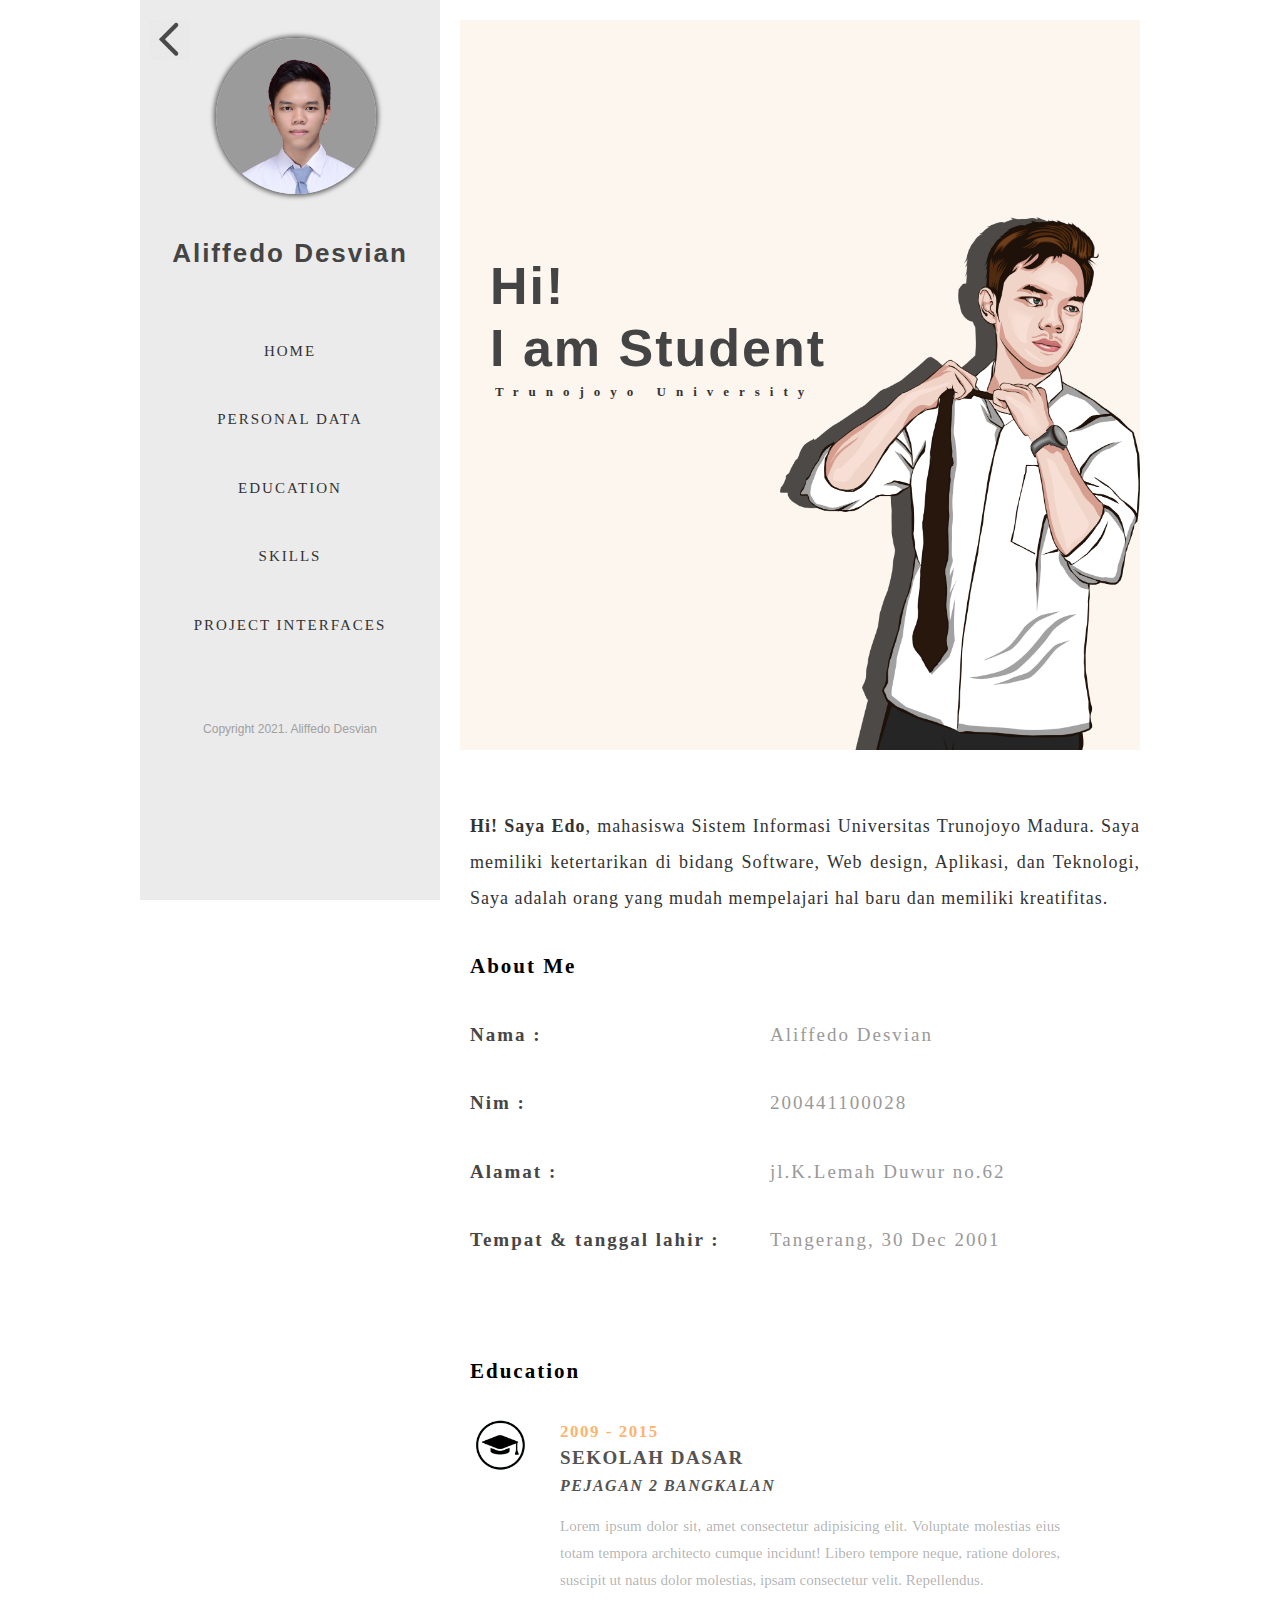
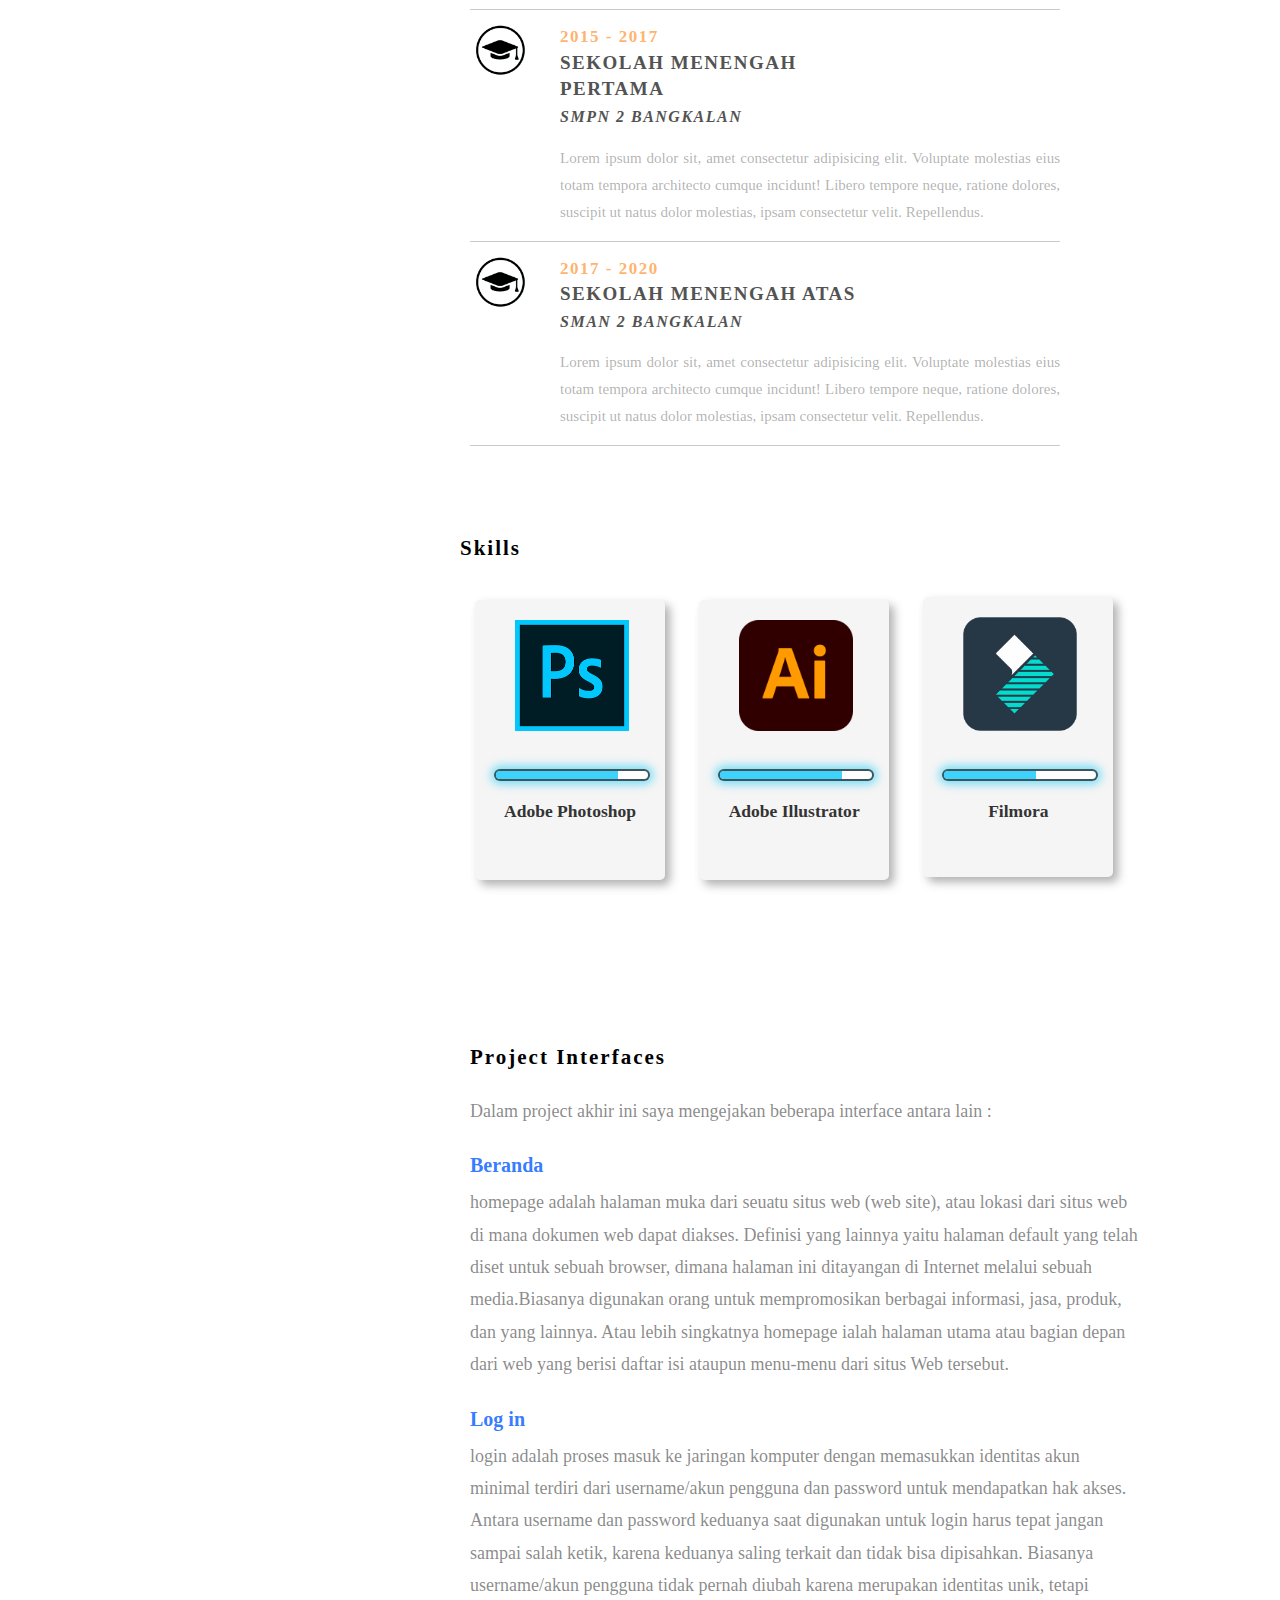
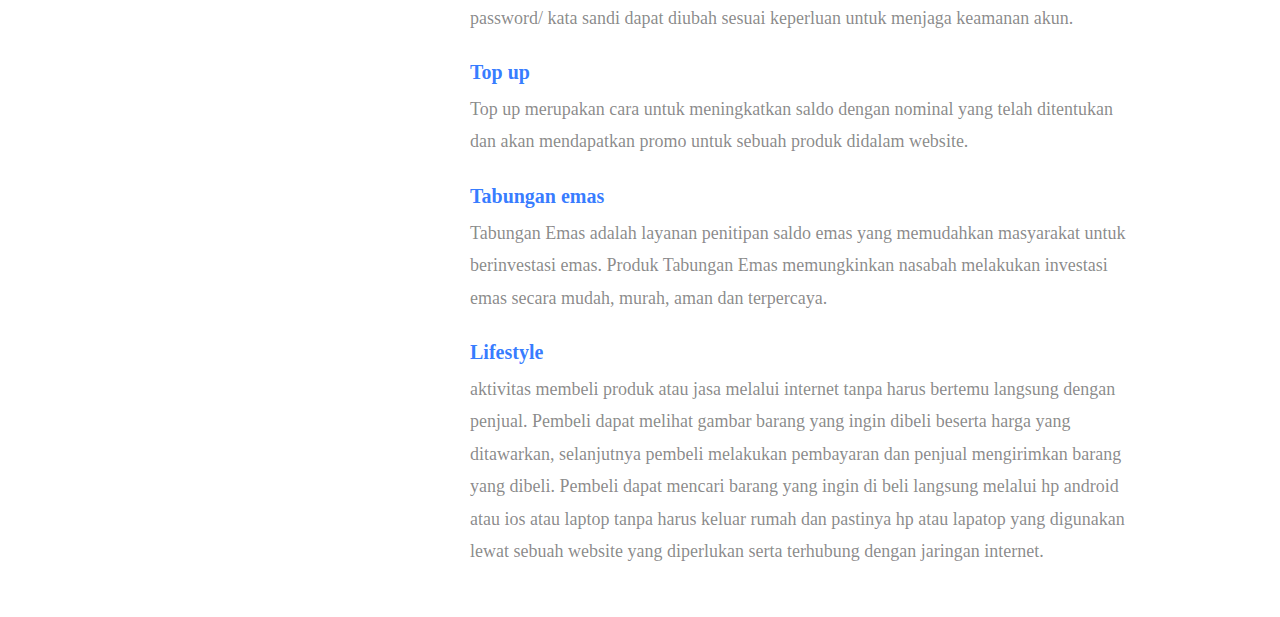
<file: index.html>
<!DOCTYPE html>
<head>
    <link rel="stylesheet" href="css/Bio.css" >
    <title>Biodata</title>
</head>
<body>
    <div class="container">
        <div class="sidebar">
            <div class="back-logo">
                <a href="#"><img src="img/prev.png" alt="back"></a>
            </div>
            <div class="photo-profile">
                <img src="img/Profile.jpg" alt="Edo">
                <h1>Aliffedo Desvian</h1>
            <div class="navbar">
                <ul>
                    <li><a href="#Page1">Home</a></li>
                    <li><a href="#Page2">Personal Data</a></li>
                    <li><a href="#Page3">Education</a></li>
                    <li><a href="#Page4">Skills</a></li>
                    <li><a href="#Page5">Project Interfaces</a></li>
                </ul>
            </div>
            
            <div class="footer">
                <p class="copy">Copyright 2021. Aliffedo Desvian</p>
            </div>
            </div>
        </div>
        <div class="main">
            <div class="vector" id="Page1">
                <img src="img/VECTOR.png" alt="Shilloute" >
                <div class="text_intro">
                    <h1>Hi!<br>I am Student</h1>
                    <a href="https://www.trunojoyo.ac.id/" target="_blank"><h2>Trunojoyo University</h2></a>
                    <div class="student">
                    </div>
                </div>
            </div>
            <div class="intro" id="Page2">
                <p><strong>Hi! Saya Edo</strong>, mahasiswa Sistem Informasi Universitas Trunojoyo Madura. Saya memiliki ketertarikan di bidang Software, Web design, Aplikasi, dan Teknologi, Saya adalah orang yang mudah mempelajari hal baru dan memiliki kreatifitas.</p>
                <div class="personal_data clearfix">
                    <h1>About Me</h1>
                    <div class="data">
                        <ul>
                            <li><span style="color: rgb(70, 70, 70); font-weight: 600">Nama :</span><span> Aliffedo Desvian</span> </li>
                            <li><span style="color: rgb(70, 70, 70); font-weight: 600">Nim  :</span><span> 200441100028</span> </li>
                            <li><span style="color: rgb(70, 70, 70); font-weight: 600">Alamat   :</span><span> jl.K.Lemah Duwur no.62</span> </li>
                            <li><span style="color: rgb(70, 70, 70); font-weight: 600">Tempat & tanggal lahir   :</span><span> Tangerang, 30 Dec 2001</span> </li>
                        </ul>
                    </div>
                </div>
            </div>
            <div class="Education" id="Page3">
                <h1>Education</h1>
                <div class="logo_edu1 clearfix">
                    <img src="img/Education.png" alt="Education">
                    <ul>
                        <li><Span style="color: rgba(255, 154, 60, 0.753);font-size: 17px;">2009 - 2015</Span></li>
                        <li><Span>SEKOLAH DASAR</Span></li>
                        <li><Span style="font-size: 16px;"><i>PEJAGAN 2 BANGKALAN</i></Span></li>
                        <p style="text-align: justify;">Lorem ipsum dolor sit, amet consectetur adipisicing elit. Voluptate molestias eius totam tempora architecto cumque incidunt! Libero tempore neque, ratione dolores, suscipit ut natus dolor molestias, ipsam consectetur velit. Repellendus.</p>
                    </ul>
                </div>
                <div class="logo_edu1 clearfix">
                    <img src="img/Education.png" alt="Education">
                    <ul>
                        <li><Span style="color: rgba(255, 154, 60, 0.753);font-size: 17px;">2015 - 2017</Span></li>
                        <li><Span>SEKOLAH MENENGAH PERTAMA</Span></li>
                        <li><Span style="font-size: 16px;"><i>SMPN 2 BANGKALAN</i></Span></li>
                        <p style="text-align: justify;">Lorem ipsum dolor sit, amet consectetur adipisicing elit. Voluptate molestias eius totam tempora architecto cumque incidunt! Libero tempore neque, ratione dolores, suscipit ut natus dolor molestias, ipsam consectetur velit. Repellendus.</p>
                    </ul>
                </div>
                <div class="logo_edu1 clearfix">
                    <img src="img/Education.png" alt="Education">
                    <ul>
                        <li><Span style="color: rgba(255, 154, 60, 0.753);font-size: 17px;">2017 - 2020</Span></li>
                        <li><Span>SEKOLAH MENENGAH ATAS</Span></li>
                        <li><Span style="font-size: 16px;"><i>SMAN 2 BANGKALAN</i></Span></li>
                        <p style="text-align: justify;">Lorem ipsum dolor sit, amet consectetur adipisicing elit. Voluptate molestias eius totam tempora architecto cumque incidunt! Libero tempore neque, ratione dolores, suscipit ut natus dolor molestias, ipsam consectetur velit. Repellendus.</p>
                    </ul>
                </div>
            </div>
            <div class="skills" id="Page4">
                <h1><span>Skills</span></h1>
                <div class="row-card">
                    <div class="logo-card">
                        <img src="img/ps.png" alt="Photoshop">
                        <span class="bar"><span class="photoshop"></span></span>                    
                    </div>
                    <h3>Adobe Photoshop</h3>
                </div>
                <div class="row-card">
                    <div class="logo-card">
                        <img src="img/Ai.png" alt="Adobe Illustrator">
                        <span class="bar"><span class="Adobe"></span></span>                    
                    </div>
                    <h3>Adobe Illustrator</h3>
                </div>
                <div class="row-card">
                    <div class="logo-card">
                        <img src="img/filmora.png" alt="Filmora">
                        <span class="bar"><span class="Filmora"></span></span>                    
                    </div>
                    <h3>Filmora</h3>
                </div>
            </div>
            <div class="Project-interface" id="Page5">
                <h1>Project Interfaces</h1>
                <p>Dalam project akhir ini saya mengejakan beberapa interface antara lain :</p>
                <h2>Beranda</h2>
                <p>homepage adalah halaman muka dari seuatu situs web (web site), atau lokasi dari situs web di mana dokumen web dapat diakses. Definisi yang lainnya yaitu halaman default yang telah diset untuk sebuah browser, dimana halaman ini ditayangan di Internet melalui sebuah media.Biasanya digunakan orang untuk mempromosikan berbagai informasi, jasa, produk, dan yang lainnya. Atau lebih singkatnya homepage ialah halaman utama atau bagian depan dari web yang berisi daftar isi ataupun menu-menu dari situs Web tersebut.</p>
                <h2>Log in</h2>
                <p>login adalah proses masuk ke jaringan komputer dengan memasukkan identitas akun minimal terdiri dari username/akun pengguna dan password untuk mendapatkan hak akses. Antara username dan password keduanya saat digunakan untuk login harus tepat jangan sampai salah ketik, karena keduanya saling terkait dan tidak bisa dipisahkan. Biasanya username/akun pengguna tidak pernah diubah karena merupakan identitas unik, tetapi password/ kata sandi dapat diubah sesuai keperluan untuk menjaga keamanan akun.</p>
                <h2>Top up</h2>
                <p>Top up merupakan cara untuk meningkatkan saldo dengan nominal yang telah ditentukan dan akan mendapatkan promo untuk sebuah produk didalam website.</p>
                <h2>Tabungan emas</h2>
                <p>Tabungan Emas adalah layanan penitipan saldo emas yang memudahkan masyarakat untuk berinvestasi emas. Produk Tabungan Emas memungkinkan nasabah melakukan investasi emas secara mudah, murah, aman dan terpercaya.</p>
                <h2>Lifestyle</h2>
                <p>aktivitas membeli produk atau jasa melalui internet tanpa harus bertemu langsung dengan penjual. Pembeli dapat melihat gambar barang yang ingin dibeli beserta harga yang ditawarkan, selanjutnya pembeli melakukan pembayaran dan penjual mengirimkan barang yang dibeli. Pembeli dapat mencari barang yang ingin di beli langsung melalui hp android atau ios atau laptop tanpa harus keluar rumah dan pastinya hp atau lapatop yang digunakan lewat sebuah website yang diperlukan serta terhubung dengan jaringan internet.</p>
            </div>
        </div>
    </div>
</body>
</html>
</file>
<file: css/Bio.css>
html {
  scroll-behavior: smooth;
}

body {
  font-family: "Playfair Display", Helvetica, sans-serif;
  font-size: 15px;
  background-color: rgb(255, 255, 255);
  margin-top: 0;
  line-height: 1.8;
  color: #333;
}

.container {
  width: 1000px;
  margin: auto;
}
.sidebar {
  width: 300px;
  height: 100%;
  background-color: rgb(235, 235, 235);
  position: fixed;
  overflow-y: scroll;
  overflow-x: hidden;
  z-index: 10;
}

.photo-profile,
.navbar {
  width: 250px;
  margin: auto;
}

.photo-profile img {
  width: 160px;
  margin: -50px 51px 10px;
  border-radius: 50%;
  box-shadow: 0px 0px 5px 2px rgba(0, 0, 0, 0.6);
}

h1 {
  color: rgb(68, 68, 68);
  font-weight: 600;
  font-size: 26px;
  text-align: center;
  letter-spacing: 2px;
}
.back-logo img {
  width: 40px;
  margin: 20px 10px;
}
.navbar ul li {
  line-height: 4.5;
  letter-spacing: 2px;
  text-transform: uppercase;
  font-weight: 500;
  position: relative;
}

.navbar ul {
  list-style: none;
  text-align: center;
  margin: 40px auto;
  padding: 0px;
}

.navbar ul li a {
  text-decoration: none;
  font-family: "Quicksand", Georgia, serif;
  font-size: 15px;
  position: relative;
  color: #333;
}

.navbar a:after {
  bottom: -10px;
  content: "";
  height: 2px;
  left: 50%;
  position: absolute;
  background: cornflowerblue;
  transition: width 0.3s, left 0.3s;
  width: 0;
}

.navbar a:hover:after {
  width: 100%;
  left: 0;
}

.footer .copy {
  margin-top: 60px;
  color: rgb(160, 160, 160);
  text-align: center;
  font-size: 12px;
}

.main {
  width: 680px;
  margin: 20px auto;
  float: right;
}

.vector {
  width: 680px;
  height: 730px;
  background-color: rgba(252, 238, 222, 0.507);
  float: right;
  overflow: hidden;
  box-sizing: border-box;
}

.vector img {
  width: 50%;
  margin-top: 200px;
  float: right;
  filter: drop-shadow(-20px -3px 0px rgba(0, 0, 0, 0.7));
}

.intro,
.Education,
.skills,
.Project-interface {
  width: auto;
  margin-top: 40px;
  margin-left: 10px;
  float: left;
  margin-bottom: 10px;
}

.text_intro {
  width: auto;
  line-height: 1.2;
  position: relative;
  top: 200px;
  left: 30px;
}

.text_intro h1 {
  font-size: 52px;
  text-align: left;
}

.text_intro h2 {
  font-size: 13px;
  margin-top: -30px;
  margin-left: 5px;
  letter-spacing: 10px;
  font-family: Wigendatype;
}

.text_intro a {
  text-decoration: none;
  color: #333;
}

.intro p {
  font-size: 18px;
  font-weight: 400;
  text-align: justify;
  font-family: Roboto mono;
  line-height: 2;
  letter-spacing: 1px;
}

.personal_data h1,
.Education h1,
.skills h1,
.Project-interface h1 {
  font-family: Poppins;
  color: rgb(0, 0, 0);
  font-weight: 800;
  font-size: 21px;
  text-align: left;
}

.data ul {
  margin-left: -40px;
}

.data ul li {
  line-height: 3.6;
  font-family: Poppins;
  color: #999;
  font-weight: 400;
  font-size: 19px;
  letter-spacing: 2px;
  display: flex;
}

.data ul li span {
  width: 300px;
}

.logo_edu1 {
  width: auto;
  float: left;
  border-bottom: 1px solid rgb(202, 202, 202);
}

.logo_edu1 img {
  width: 60px;
  margin-top: 10px;
}

.Education ul {
  width: 500px;
  margin-left: 50px;
  margin-top: -65px;
}
.Education p {
  font-family: poppins;
  color: rgba(51, 51, 51, 0.384);
}

.Education ul li {
  width: 300px;
  font-family: Poppins;
  letter-spacing: 1.5px;
  line-height: 1.4;
  color: rgb(83, 83, 83);
  font-weight: 800;
  font-size: 19px;
  list-style: none;
}

.skills {
  width: 760px;
  margin: 60px auto 90px;
}

.row-card h3 {
  font-family: Poppins;
  text-align: center;
  margin-top: 15px;
}

.row-card {
  width: 190px;
  max-width: 33%;
  height: 280px;
  background-color: rgb(245, 245, 245);
  margin: 15px;
  border-radius: 5px;
  display: inline-block;
  box-sizing: border-box;
  box-shadow: 5px 5px 10px rgba(51, 51, 51, 0.384);
}

.row-card img {
  margin: 20px 40px 0px;
  width: 60%;
}

.bar {
  margin-top: 30px;
  margin-left: 19px;
  width: 80%;
  background: rgb(255, 255, 255);
  display: block;
  height: 8px;
  border: 2px solid #001d25c0;
  border-radius: 7px;
  overflow: hidden;
  box-shadow: 0px 0px 10px 3px #02c6fc8c;
}

.bar span {
  height: 8px;
  float: left;
  background: #02c6fcc4;
}

.photoshop {
  width: 80%;
}

.Adobe {
  width: 80%;
}

.Filmora {
  width: 60%;
}

.Project-interface p {
  font-family: Poppins;
  font-size: 18px;
  color: rgba(51, 51, 51, 0.582);
  margin-bottom: 20px;
}

.Project-interface h2 {
  font-family: Poppins;
  font-size: 20px;
  color: rgba(10, 96, 255, 0.829);
  margin-bottom: -15px;
}

.clearfix:before,
.clearfix:after {
  content: "";
  display: table;
}

.clearfix:after {
  clear: both;
}

.clearfix {
  *zoom: 1;
}
</file>
